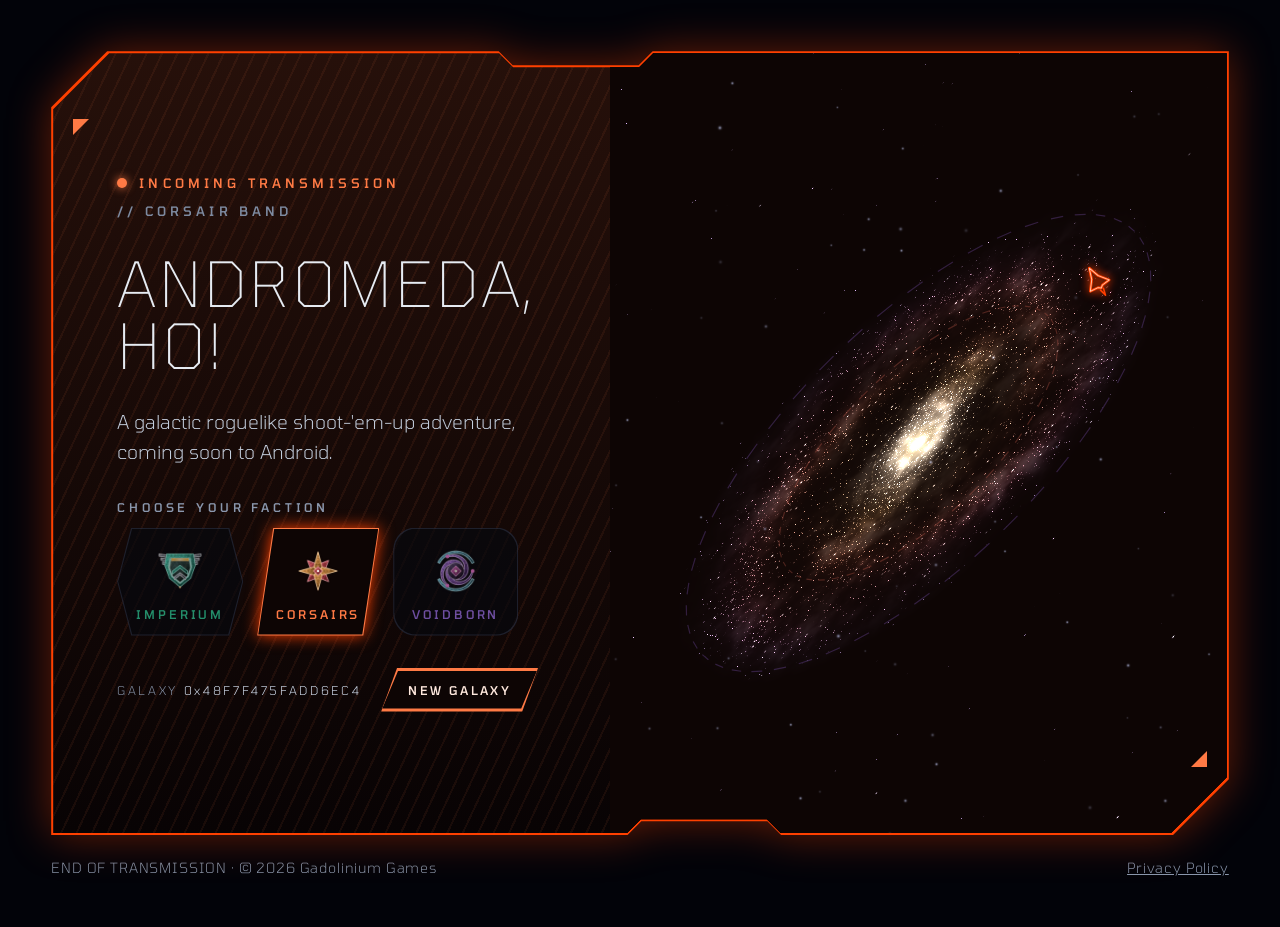
<file: index.html>
<!doctype html>
<html lang="en" data-faction="imperium">
<head>
<meta charset="utf-8">
<meta name="viewport" content="width=device-width, initial-scale=1">
<title>Andromeda, Ho!</title>
<meta name="description" content="Andromeda, Ho! is a galactic roguelike shoot-'em-up adventure by Gadolinium Games, coming soon to Android.">
<meta name="theme-color" content="#020309">
<link rel="canonical" href="https://andromedaho.com/">
<link rel="icon" type="image/png" href="/assets/img/icon-192.png">
<link rel="preload" href="/assets/fonts/tomorrow-extralight.woff" as="font" type="font/woff" crossorigin>
<link rel="preload" href="/assets/fonts/tomorrow-light.woff" as="font" type="font/woff" crossorigin>
<link rel="stylesheet" href="/assets/site.css">
<script>
  // Each visit opens on a random faction (like the random galaxy); the emblems switch it.
  document.documentElement.setAttribute('data-faction', ['imperium', 'corsair', 'voidborn'][Math.floor(Math.random() * 3)]);
</script>
<script src="/assets/galaxy.js" defer></script>
<script src="/assets/site.js" defer></script>
</head>
<body>
<main class="frame-glow">
  <div class="frame fx">
    <div class="panel scan">
      <div class="deco deco-imperium rivet tl" aria-hidden="true"></div>
      <div class="deco deco-imperium rivet tr" aria-hidden="true"></div>
      <div class="deco deco-imperium rivet bl" aria-hidden="true"></div>
      <div class="deco deco-imperium rivet br" aria-hidden="true"></div>
      <div class="deco deco-corsair spike-tl" aria-hidden="true"></div>
      <div class="deco deco-corsair spike-br" aria-hidden="true"></div>
      <div class="deco deco-voidborn arc-tl" aria-hidden="true"></div>
      <div class="deco deco-voidborn arc-br" aria-hidden="true"></div>

      <section class="intro">
        <div class="channel">
          <span class="dot fx" aria-hidden="true"></span>
          <span class="live fx">INCOMING TRANSMISSION</span>
          <span class="sub" data-channel>// IMPERIAL COMMAND</span>
        </div>
        <h1>ANDROMEDA,<br>HO!</h1>
        <p class="tagline">A galactic roguelike shoot-'em-up adventure, coming soon to Android.</p>

        <div class="choose js-only">
          <div class="label" id="choose-label">CHOOSE YOUR FACTION</div>
          <div class="emblems" role="group" aria-labelledby="choose-label">
            <div class="emblem-wrap"><button type="button" class="emblem" data-for="imperium" aria-pressed="false">
              <span class="emblem-in"><img src="/assets/img/imperium.png" alt="" width="56" height="56"><span class="name">IMPERIUM</span></span>
            </button></div>
            <div class="emblem-wrap"><button type="button" class="emblem" data-for="corsair" aria-pressed="false">
              <span class="emblem-in"><img src="/assets/img/corsairs.png" alt="" width="56" height="56"><span class="name">CORSAIRS</span></span>
            </button></div>
            <div class="emblem-wrap"><button type="button" class="emblem" data-for="voidborn" aria-pressed="false">
              <span class="emblem-in"><img src="/assets/img/voidborn.png" alt="" width="56" height="56"><span class="name">VOIDBORN</span></span>
            </button></div>
          </div>
        </div>

        <div class="seed-row js-only">
          <div class="seed">GALAXY <b id="seed">0x0000000000000000</b></div>
          <button type="button" class="btn" id="reroll"><span>NEW GALAXY</span></button>
        </div>
      </section>

      <div class="galaxy fx" role="img" aria-label="A live, slowly turning spiral galaxy, drawn the same way the game draws each run's galaxy, with the chosen faction's ship on its outer ring">
        <canvas id="galaxy-gl"></canvas>
        <canvas id="galaxy-overlay"></canvas>
      </div>
    </div>
  </div>
</main>

<footer>
  <div>END OF TRANSMISSION · © 2026 Gadolinium Games</div>
  <a href="/privacy/" data-open-privacy>Privacy Policy</a>
</footer>

<div id="privacy" class="pp" hidden>
  <div class="pp-dialog" role="dialog" aria-modal="true" aria-labelledby="pp-title">
    <div class="frame-glow"><div class="frame">
      <div class="pp-panel scan">
        <div class="pp-head">
          <div class="channel">
            <span class="dot" aria-hidden="true"></span>
            <span class="live">DATA PROTOCOL</span>
            <span class="sub" data-channel>// IMPERIAL COMMAND</span>
          </div>
          <h2 id="pp-title">PRIVACY POLICY</h2>
          <div class="meta">Andromeda, Ho! · Gadolinium Games · Last updated 21 October 2026</div>
          <div class="rule" aria-hidden="true"></div>
        </div>

        <div class="pp-body" tabindex="0">
          <p>This policy tells you what data the game Andromeda, Ho! (Android package com.gadoliniumgames.andromedaho) collects, why we collect it, and how you can control it. "We" means Gadolinium Games.</p>

          <h3>SUMMARY</h3>
          <ul>
            <li>The game does not show ads and does not sell your data.</li>
            <li>The game does not ask for your name, email, contacts, location or account.</li>
            <li>The game sends playtest data to us only after you agree and type a participant code. If you do not agree, the game keeps this data on your device only.</li>
            <li>The game uses the microphone only when you tap Record Feedback.</li>
          </ul>

          <h3>DATA THAT WE COLLECT</h3>
          <p>When you agree to send playtest data, the game sends these items to us:</p>
          <ul>
            <li><strong>Participant code.</strong> The code that you type in the consent dialog. We give each tester a code. The code does not contain your name. Why: to know which data belongs to the same tester, and to block data from unknown senders.</li>
            <li><strong>Gameplay data.</strong> Runs, rooms, choices, weapons, upgrades, damage, time played, results. Why: to balance and improve the game.</li>
            <li><strong>Device and build data.</strong> Operating system and version, device model, language setting, game version, frame rate and performance numbers. Why: to find problems that occur only on some devices.</li>
            <li><strong>Diagnostics.</strong> Game warning and error messages, with the game state at that time. Why: to find and fix bugs and crashes.</li>
            <li><strong>Voice feedback (optional).</strong> An audio recording that you make and send, a screenshot of the game screen at that time, and the game state. Why: to hear your feedback about the game.</li>
          </ul>
          <p>The screenshot shows only the game screen. It does not show other apps or your photos.</p>

          <h3>MICROPHONE</h3>
          <p>The game asks for microphone permission the first time that you tap Record in the Record Feedback dialog. The game records only while you record. You can listen to the recording, discard it, or send it. If you refuse the permission, the rest of the game operates normally.</p>

          <h3>HOW WE KEEP AND SEND THE DATA</h3>
          <ul>
            <li>The game sends data over an encrypted (HTTPS) connection.</li>
            <li>We keep the data in private cloud storage from Cloudflare (Cloudflare R2). Cloudflare keeps the data for us and does not use it for its own purposes.</li>
            <li>Only the Gadolinium Games team can access the data.</li>
            <li>We do not share the data with other companies.</li>
          </ul>
          <p>Google Play also collects some data when you install the game, for example to deliver updates. The <a href="https://policies.google.com/privacy">Google Privacy Policy</a> applies to that data.</p>

          <h3>HOW LONG WE KEEP THE DATA</h3>
          <p>We keep playtest data and voice recordings only for the playtest. We delete them not later than 12 months after the playtest ends.</p>

          <h3>YOUR CHOICES</h3>
          <ul>
            <li><strong>Stop sending data:</strong> Settings → Playtest Data → turn off uploads. The game then stops sending data.</li>
            <li><strong>Delete your data:</strong> Send an email to the address below with your participant code. We will delete all data for that code within 30 days.</li>
            <li><strong>Delete data on your device:</strong> Uninstall the game, or clear its app data in Android Settings.</li>
          </ul>

          <h3>THIS WEBSITE</h3>
          <p>This website does not use cookies, analytics or trackers, and it loads no content from other companies. The site host (GitHub Pages) can record technical data, such as IP addresses, in its server logs.</p>

          <h3>CHILDREN</h3>
          <p>This game is not for children younger than 13. We do not knowingly collect data from children younger than 13. If you think that a child sent us data, contact us and we will delete it.</p>

          <h3>CHANGES TO THIS POLICY</h3>
          <p>If we change this policy, we will update this page and the "Last updated" date.</p>

          <h3>CONTACT</h3>
          <p>Gadolinium Games · <a href="mailto:tunamir18@gmail.com">tunamir18@gmail.com</a></p>
        </div>

        <div class="pp-foot">
          <a href="/" class="btn pp-close"><span>CLOSE</span></a>
        </div>
      </div>
    </div></div>
  </div>
</div>
</body>
</html>
</file>
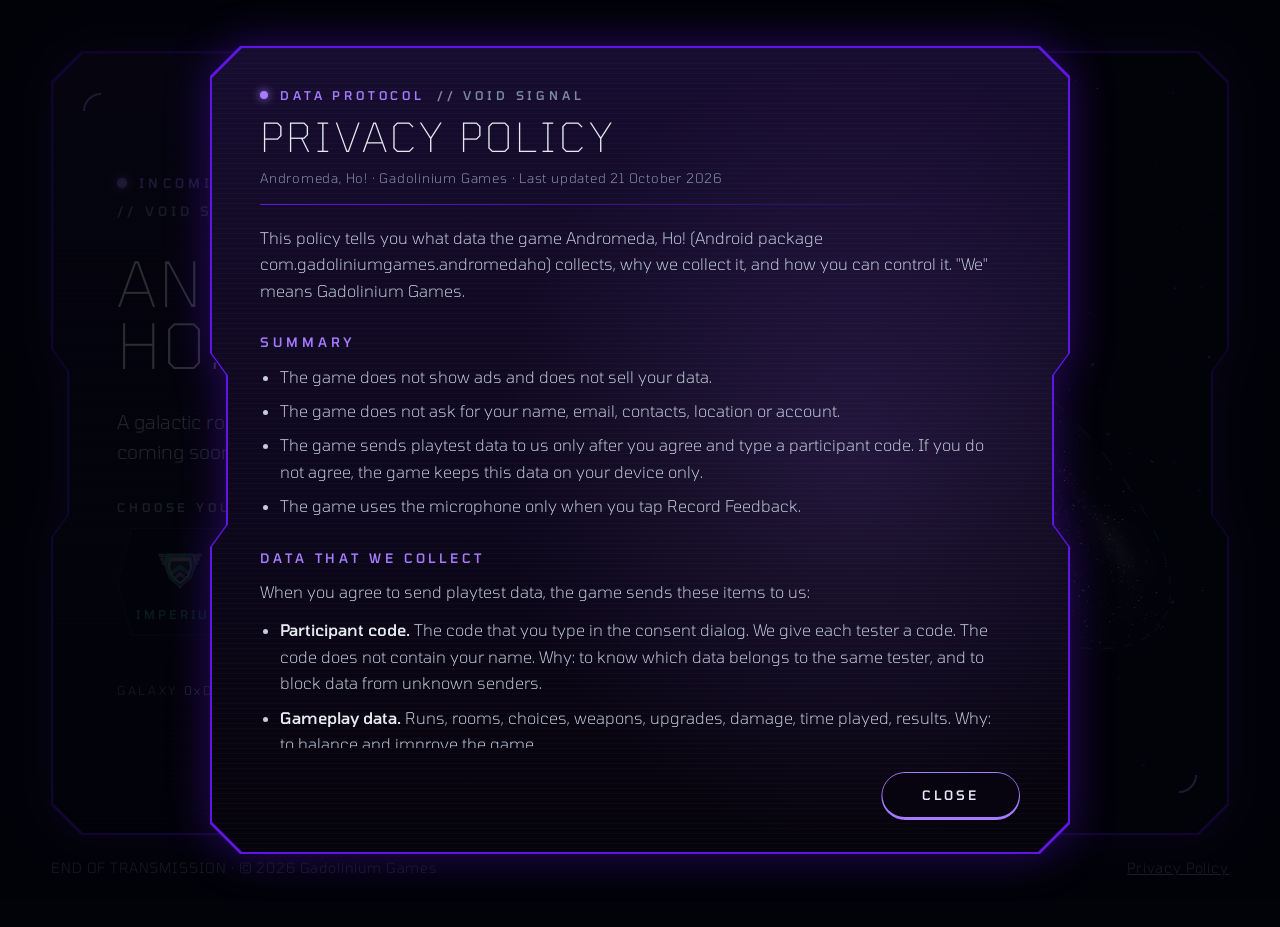
<file: privacy/index.html>
<!doctype html>
<html lang="en" data-faction="imperium">
<head>
<meta charset="utf-8">
<meta name="viewport" content="width=device-width, initial-scale=1">
<title>Privacy Policy · Andromeda, Ho!</title>
<meta name="description" content="Andromeda, Ho! is a galactic roguelike shoot-'em-up adventure by Gadolinium Games, coming soon to Android.">
<meta name="theme-color" content="#020309">
<link rel="canonical" href="https://andromedaho.com/privacy/">
<link rel="icon" type="image/png" href="/assets/img/icon-192.png">
<link rel="preload" href="/assets/fonts/tomorrow-extralight.woff" as="font" type="font/woff" crossorigin>
<link rel="preload" href="/assets/fonts/tomorrow-light.woff" as="font" type="font/woff" crossorigin>
<link rel="stylesheet" href="/assets/site.css">
<script>
  // Each visit opens on a random faction (like the random galaxy); the emblems switch it.
  document.documentElement.setAttribute('data-faction', ['imperium', 'corsair', 'voidborn'][Math.floor(Math.random() * 3)]);
</script>
<script src="/assets/galaxy.js" defer></script>
<script src="/assets/site.js" defer></script>
</head>
<body class="pp-open">
<main class="frame-glow">
  <div class="frame fx">
    <div class="panel scan">
      <div class="deco deco-imperium rivet tl" aria-hidden="true"></div>
      <div class="deco deco-imperium rivet tr" aria-hidden="true"></div>
      <div class="deco deco-imperium rivet bl" aria-hidden="true"></div>
      <div class="deco deco-imperium rivet br" aria-hidden="true"></div>
      <div class="deco deco-corsair spike-tl" aria-hidden="true"></div>
      <div class="deco deco-corsair spike-br" aria-hidden="true"></div>
      <div class="deco deco-voidborn arc-tl" aria-hidden="true"></div>
      <div class="deco deco-voidborn arc-br" aria-hidden="true"></div>

      <section class="intro">
        <div class="channel">
          <span class="dot fx" aria-hidden="true"></span>
          <span class="live fx">INCOMING TRANSMISSION</span>
          <span class="sub" data-channel>// IMPERIAL COMMAND</span>
        </div>
        <h1>ANDROMEDA,<br>HO!</h1>
        <p class="tagline">A galactic roguelike shoot-'em-up adventure, coming soon to Android.</p>

        <div class="choose js-only">
          <div class="label" id="choose-label">CHOOSE YOUR FACTION</div>
          <div class="emblems" role="group" aria-labelledby="choose-label">
            <div class="emblem-wrap"><button type="button" class="emblem" data-for="imperium" aria-pressed="false">
              <span class="emblem-in"><img src="/assets/img/imperium.png" alt="" width="56" height="56"><span class="name">IMPERIUM</span></span>
            </button></div>
            <div class="emblem-wrap"><button type="button" class="emblem" data-for="corsair" aria-pressed="false">
              <span class="emblem-in"><img src="/assets/img/corsairs.png" alt="" width="56" height="56"><span class="name">CORSAIRS</span></span>
            </button></div>
            <div class="emblem-wrap"><button type="button" class="emblem" data-for="voidborn" aria-pressed="false">
              <span class="emblem-in"><img src="/assets/img/voidborn.png" alt="" width="56" height="56"><span class="name">VOIDBORN</span></span>
            </button></div>
          </div>
        </div>

        <div class="seed-row js-only">
          <div class="seed">GALAXY <b id="seed">0x0000000000000000</b></div>
          <button type="button" class="btn" id="reroll"><span>NEW GALAXY</span></button>
        </div>
      </section>

      <div class="galaxy fx" role="img" aria-label="A live, slowly turning spiral galaxy, drawn the same way the game draws each run's galaxy, with the chosen faction's ship on its outer ring">
        <canvas id="galaxy-gl"></canvas>
        <canvas id="galaxy-overlay"></canvas>
      </div>
    </div>
  </div>
</main>

<footer>
  <div>END OF TRANSMISSION · © 2026 Gadolinium Games</div>
  <a href="/privacy/" data-open-privacy>Privacy Policy</a>
</footer>

<div id="privacy" class="pp">
  <div class="pp-dialog" role="dialog" aria-modal="true" aria-labelledby="pp-title">
    <div class="frame-glow"><div class="frame">
      <div class="pp-panel scan">
        <div class="pp-head">
          <div class="channel">
            <span class="dot" aria-hidden="true"></span>
            <span class="live">DATA PROTOCOL</span>
            <span class="sub" data-channel>// IMPERIAL COMMAND</span>
          </div>
          <h2 id="pp-title">PRIVACY POLICY</h2>
          <div class="meta">Andromeda, Ho! · Gadolinium Games · Last updated 21 October 2026</div>
          <div class="rule" aria-hidden="true"></div>
        </div>

        <div class="pp-body" tabindex="0">
          <p>This policy tells you what data the game Andromeda, Ho! (Android package com.gadoliniumgames.andromedaho) collects, why we collect it, and how you can control it. "We" means Gadolinium Games.</p>

          <h3>SUMMARY</h3>
          <ul>
            <li>The game does not show ads and does not sell your data.</li>
            <li>The game does not ask for your name, email, contacts, location or account.</li>
            <li>The game sends playtest data to us only after you agree and type a participant code. If you do not agree, the game keeps this data on your device only.</li>
            <li>The game uses the microphone only when you tap Record Feedback.</li>
          </ul>

          <h3>DATA THAT WE COLLECT</h3>
          <p>When you agree to send playtest data, the game sends these items to us:</p>
          <ul>
            <li><strong>Participant code.</strong> The code that you type in the consent dialog. We give each tester a code. The code does not contain your name. Why: to know which data belongs to the same tester, and to block data from unknown senders.</li>
            <li><strong>Gameplay data.</strong> Runs, rooms, choices, weapons, upgrades, damage, time played, results. Why: to balance and improve the game.</li>
            <li><strong>Device and build data.</strong> Operating system and version, device model, language setting, game version, frame rate and performance numbers. Why: to find problems that occur only on some devices.</li>
            <li><strong>Diagnostics.</strong> Game warning and error messages, with the game state at that time. Why: to find and fix bugs and crashes.</li>
            <li><strong>Voice feedback (optional).</strong> An audio recording that you make and send, a screenshot of the game screen at that time, and the game state. Why: to hear your feedback about the game.</li>
          </ul>
          <p>The screenshot shows only the game screen. It does not show other apps or your photos.</p>

          <h3>MICROPHONE</h3>
          <p>The game asks for microphone permission the first time that you tap Record in the Record Feedback dialog. The game records only while you record. You can listen to the recording, discard it, or send it. If you refuse the permission, the rest of the game operates normally.</p>

          <h3>HOW WE KEEP AND SEND THE DATA</h3>
          <ul>
            <li>The game sends data over an encrypted (HTTPS) connection.</li>
            <li>We keep the data in private cloud storage from Cloudflare (Cloudflare R2). Cloudflare keeps the data for us and does not use it for its own purposes.</li>
            <li>Only the Gadolinium Games team can access the data.</li>
            <li>We do not share the data with other companies.</li>
          </ul>
          <p>Google Play also collects some data when you install the game, for example to deliver updates. The <a href="https://policies.google.com/privacy">Google Privacy Policy</a> applies to that data.</p>

          <h3>HOW LONG WE KEEP THE DATA</h3>
          <p>We keep playtest data and voice recordings only for the playtest. We delete them not later than 12 months after the playtest ends.</p>

          <h3>YOUR CHOICES</h3>
          <ul>
            <li><strong>Stop sending data:</strong> Settings → Playtest Data → turn off uploads. The game then stops sending data.</li>
            <li><strong>Delete your data:</strong> Send an email to the address below with your participant code. We will delete all data for that code within 30 days.</li>
            <li><strong>Delete data on your device:</strong> Uninstall the game, or clear its app data in Android Settings.</li>
          </ul>

          <h3>THIS WEBSITE</h3>
          <p>This website does not use cookies, analytics or trackers, and it loads no content from other companies. The site host (GitHub Pages) can record technical data, such as IP addresses, in its server logs.</p>

          <h3>CHILDREN</h3>
          <p>This game is not for children younger than 13. We do not knowingly collect data from children younger than 13. If you think that a child sent us data, contact us and we will delete it.</p>

          <h3>CHANGES TO THIS POLICY</h3>
          <p>If we change this policy, we will update this page and the "Last updated" date.</p>

          <h3>CONTACT</h3>
          <p>Gadolinium Games · <a href="mailto:tunamir18@gmail.com">tunamir18@gmail.com</a></p>
        </div>

        <div class="pp-foot">
          <a href="/" class="btn pp-close"><span>CLOSE</span></a>
        </div>
      </div>
    </div></div>
  </div>
</div>
</body>
</html>
</file>
<file: assets/site.css>
/* andromedaho.com: "Incoming Transmission" landing with the live sector-transit galaxy.
   Faction themes follow the game's style guide: Imperium "Armored Bulkhead" (HUD cyan),
   Corsair "Raider Spires", Voidborn "Spectral Tide" / "Null Jaws". */

@font-face { font-family: "Tomorrow"; font-weight: 200; font-style: normal; font-display: swap; src: url("/assets/fonts/tomorrow-extralight.woff") format("woff"); }
@font-face { font-family: "Tomorrow"; font-weight: 300; font-style: normal; font-display: swap; src: url("/assets/fonts/tomorrow-light.woff") format("woff"); }
@font-face { font-family: "Tomorrow"; font-weight: 500; font-style: normal; font-display: swap; src: url("/assets/fonts/tomorrow-medium.woff") format("woff"); }

:root {
  --page: #020309;
  --text: #e6ebf2;
  --body: #c3cddc;
  --muted: #8a97ad;
  --dim: #7d8aa0;
  color-scheme: dark;
}

/* ---- Faction themes ---- */
:root[data-faction="imperium"] {
  --accent: #4db3ff; --bright: #8fd0ff; --ink: #e3f3ff; --deep: #030b16; --glow: rgba(77, 179, 255, 0.4);
  --frame-clip: polygon(28px 0, calc(100% - 28px) 0, 100% 28px, 100% calc(100% - 28px), calc(100% - 28px) 100%, 28px 100%, 0 calc(100% - 28px), 0 28px);
  --btn-clip: polygon(14px 0, calc(100% - 14px) 0, 100% 50%, calc(100% - 14px) 100%, 14px 100%, 0 50%);
}
:root[data-faction="corsair"] {
  --accent: #ff4000; --bright: #ff7a45; --ink: #ffe9de; --deep: #0d0504; --glow: rgba(255, 64, 0, 0.4);
  --frame-clip: polygon(56px 0, 38% 0, calc(38% + 14px) 14px, calc(38% + 140px) 14px, calc(38% + 154px) 0, 100% 0, 100% calc(100% - 56px), calc(100% - 56px) 100%, 62% 100%, calc(62% - 14px) calc(100% - 14px), calc(62% - 140px) calc(100% - 14px), calc(62% - 154px) 100%, 0 100%, 0 56px);
  --btn-clip: polygon(16px 0, 100% 0, calc(100% - 16px) 100%, 0 100%);
}
:root[data-faction="voidborn"] {
  --accent: #6114e6; --bright: #a77bff; --ink: #efe6ff; --deep: #07040f; --glow: rgba(97, 20, 230, 0.4);
  --frame-clip: polygon(0 30px, 30px 0, calc(100% - 30px) 0, 100% 30px, 100% 38%, calc(100% - 16px) calc(38% + 22px), calc(100% - 16px) calc(62% - 22px), 100% 62%, 100% calc(100% - 30px), calc(100% - 30px) 100%, 30px 100%, 0 calc(100% - 30px), 0 62%, 16px calc(62% - 22px), 16px calc(38% + 22px), 0 38%);
  --btn-clip: inset(0 round 999px);
}

/* ---- Page ---- */
* { box-sizing: border-box; }
html, body { margin: 0; background: var(--page); }
body {
  font-family: "Tomorrow", system-ui, sans-serif; font-weight: 300; color: var(--text);
  min-height: 100vh; padding: clamp(16px, 4vw, 64px); display: flex; flex-direction: column; gap: 24px;
}
a { color: var(--muted); }
a:hover { color: var(--text); }
button:focus-visible, a:focus-visible, [tabindex]:focus-visible { outline: 2px solid var(--text); outline-offset: 3px; }
.fx { transition: background-color .6s ease, color .6s ease, filter .6s ease; }
.js-only { display: none; }
.js .js-only { display: flex; }

/* ---- Comm-panel frame (the game's "Broken Inner" family, shaped per faction) ---- */
.frame-glow { filter: drop-shadow(0 0 22px var(--glow)); }
.frame { background: var(--accent); padding: 2px; clip-path: var(--frame-clip); }
.panel { position: relative; display: flex; flex-wrap: wrap; min-height: 780px; clip-path: var(--frame-clip); }

/* Faction motion: Imperium slow and regular, Corsair fast and aggressive, Voidborn drifting. */
:root[data-faction="imperium"] .scan {
  background-image: linear-gradient(180deg, rgba(111,192,255,0) 0, rgba(111,192,255,.08) 50%, rgba(111,192,255,0) 100%),
    repeating-linear-gradient(180deg, rgba(111,192,255,.045) 0 1px, transparent 1px 4px),
    linear-gradient(180deg, #0a1528 0%, #03060d 100%);
  background-size: 100% 240px, 100% 100%, 100% 100%; background-repeat: no-repeat, repeat, no-repeat;
  animation: imp-scan 9s linear infinite;
}
@keyframes imp-scan { from { background-position: 0 -240px, 0 0, 0 0; } to { background-position: 0 1200px, 0 0, 0 0; } }
:root[data-faction="corsair"] .scan {
  background-image: repeating-linear-gradient(115deg, rgba(255,122,69,.07) 0 2px, transparent 2px 14px),
    linear-gradient(180deg, #26100a 0%, #080304 100%);
  animation: cor-hatch 1.2s linear infinite;
}
@keyframes cor-hatch { from { background-position: 0 0, 0 0; } to { background-position: 15.45px 0, 0 0; } }
:root[data-faction="voidborn"] .scan {
  background-image: radial-gradient(ellipse 60% 70% at 75% 50%, rgba(167,123,255,.13), rgba(167,123,255,0) 70%),
    repeating-linear-gradient(180deg, rgba(167,123,255,.035) 0 1px, transparent 1px 5px),
    linear-gradient(180deg, #170d30 0%, #05030b 100%);
  animation: void-drift 8s ease-in-out infinite;
}
@keyframes void-drift { 0%, 100% { background-position: 0 0, 0 0, 0 0; } 50% { background-position: -80px 24px, 0 0, 0 0; } }

/* Corner details: Imperium rivets, Corsair triangle brackets, Voidborn arcs. */
.deco { position: absolute; z-index: 2; display: none; }
:root[data-faction="imperium"] .deco-imperium,
:root[data-faction="corsair"] .deco-corsair,
:root[data-faction="voidborn"] .deco-voidborn { display: block; }
.rivet { width: 6px; height: 6px; border-radius: 50%; background: #8fd0ff; }
.rivet.tl { left: 22px; top: 40px; } .rivet.tr { right: 22px; top: 40px; }
.rivet.bl { left: 22px; bottom: 40px; } .rivet.br { right: 22px; bottom: 40px; }
.spike-tl { left: 20px; top: 66px; width: 0; height: 0; border-top: 16px solid #ff7a45; border-right: 16px solid transparent; }
.spike-br { right: 20px; bottom: 66px; width: 0; height: 0; border-bottom: 16px solid #ff7a45; border-left: 16px solid transparent; }
.arc-tl { left: 30px; top: 40px; width: 18px; height: 18px; border-left: 2px solid #a77bff; border-top: 2px solid #a77bff; border-top-left-radius: 18px; }
.arc-br { right: 30px; bottom: 40px; width: 18px; height: 18px; border-right: 2px solid #a77bff; border-bottom: 2px solid #a77bff; border-bottom-right-radius: 18px; }

/* ---- Left column ---- */
.intro { flex: 1 1 460px; min-width: 0; padding: clamp(32px, 5vw, 72px); display: flex; flex-direction: column; gap: 32px; justify-content: center; }
.channel { display: flex; flex-wrap: wrap; gap: 12px; align-items: center; font-size: 13px; letter-spacing: .32em; font-weight: 500; }
.channel .dot { width: 10px; height: 10px; border-radius: 50%; background: var(--bright); box-shadow: 0 0 10px var(--bright); }
.channel .live { color: var(--bright); }
.channel .sub { color: var(--dim); }
h1 { margin: 0; font-weight: 200; font-size: clamp(44px, 6vw, 62px); line-height: 1; letter-spacing: .05em; max-width: 423px; }
.tagline { margin: 0; font-size: 19px; line-height: 1.6; color: var(--body); max-width: 540px; }
.label { font-size: 12px; letter-spacing: .32em; color: var(--muted); font-weight: 500; }
.choose { flex-direction: column; gap: 14px; }
.emblems { display: flex; flex-wrap: wrap; gap: 14px; }
/* Emblem = rim (the button, 1px of colour) around a core (.emblem-in), both clipped to the
   faction's button shape, so the outline follows every diagonal. */
.emblem {
  --e-clip: none; --e-rim: #263044; --e-core: rgba(3, 6, 13, .92);
  padding: 1px; border: 0; cursor: pointer; font: inherit; color: inherit; background: var(--e-rim); clip-path: var(--e-clip);
  opacity: .62; transition: opacity .3s ease, filter .3s ease;
}
.emblem-in {
  display: flex; flex-direction: column; align-items: center; gap: 8px; min-width: 110px; min-height: 106px; padding: 14px 18px;
  background: var(--e-core); clip-path: var(--e-clip); transition: background-color .3s ease;
}
.emblem img { width: 56px; height: 56px; display: block; }
.emblem .name { font-size: 12px; letter-spacing: .24em; font-weight: 500; }
.emblem:hover { opacity: .85; }
.emblem[aria-pressed="true"] { opacity: 1; }
.emblem-wrap { transition: filter .3s ease; }
.emblem[data-for="imperium"] { --e-clip: polygon(14px 0, calc(100% - 14px) 0, 100% 50%, calc(100% - 14px) 100%, 14px 100%, 0 50%); }
.emblem[data-for="imperium"] .name { color: #2fe0a8; }
.emblem[data-for="imperium"][aria-pressed="true"] { --e-rim: #8fd0ff; --e-core: #030b16; }
.emblem-wrap:has(.emblem[data-for="imperium"][aria-pressed="true"]) { filter: drop-shadow(0 0 8px #4db3ff); }
.emblem[data-for="corsair"] { --e-clip: polygon(16px 0, 100% 0, calc(100% - 16px) 100%, 0 100%); }
.emblem[data-for="corsair"] .name { color: #ff7a45; }
.emblem[data-for="corsair"][aria-pressed="true"] { --e-rim: #ff7a45; --e-core: #0d0504; }
.emblem-wrap:has(.emblem[data-for="corsair"][aria-pressed="true"]) { filter: drop-shadow(0 0 8px #ff4000); }
.emblem[data-for="voidborn"] { --e-clip: inset(0 round 22px); }
.emblem[data-for="voidborn"] .name { color: #a77bff; }
.emblem[data-for="voidborn"][aria-pressed="true"] { --e-rim: #a77bff; --e-core: #07040f; }
.emblem-wrap:has(.emblem[data-for="voidborn"][aria-pressed="true"]) { filter: drop-shadow(0 0 8px #6114e6); }
.seed-row { flex-wrap: wrap; gap: 14px 20px; align-items: center; }
.seed { font-size: 12px; letter-spacing: .22em; color: var(--muted); }
.seed b { color: #d7e3f4; font-weight: 300; }

/* Faction-shaped button: an accent rim (outer) around a dark core (inner span). */
.btn { border: 0; padding: 1px; background: var(--bright); clip-path: var(--btn-clip); cursor: pointer; font: inherit; min-height: 44px; text-decoration: none; display: inline-block; }
.btn span { display: block; padding: 12px 26px; background: var(--deep); clip-path: var(--btn-clip); color: var(--ink); font-size: 12px; font-weight: 500; letter-spacing: .2em; }
.btn:hover span { background: var(--accent); color: #fff; }

/* ---- Galaxy ---- */
.galaxy { flex: 1 1 520px; min-width: 0; min-height: 520px; position: relative; background: var(--deep); }
.galaxy canvas { position: absolute; inset: 0; width: 100%; height: 100%; display: block; }

@media (max-width: 600px) {
  .deco { display: none !important; }
  .panel { min-height: 0; }
  .galaxy { min-height: 380px; }
}

footer { display: flex; flex-wrap: wrap; gap: 16px; justify-content: space-between; font-size: 14px; color: #8794a8; letter-spacing: .06em; }

/* ---- Privacy modal (the game's modal: dim backdrop, comm panel, CRT unfold, CLOSE) ---- */
.pp { position: fixed; inset: 0; z-index: 50; background: rgba(2, 3, 9, .82); display: flex; align-items: center; justify-content: center; padding: clamp(12px, 4vw, 48px); animation: pp-dim .25s ease-out both; }
.pp[hidden] { display: none; }
@keyframes pp-dim { from { opacity: 0; } to { opacity: 1; } }
.pp-dialog { width: 100%; max-width: 860px; animation: pp-crt .42s cubic-bezier(.2, .8, .2, 1) both; transform-origin: 50% 50%; }
@keyframes pp-crt { 0% { transform: scale(.06, .004); filter: brightness(3); } 45% { transform: scale(1, .004); filter: brightness(2.2); } 100% { transform: scale(1, 1); filter: brightness(1); } }
.pp-panel { clip-path: var(--frame-clip); display: flex; flex-direction: column; max-height: calc(100vh - 96px); padding: 40px clamp(24px, 4vw, 48px) 32px; }
.pp-head { display: flex; flex-direction: column; gap: 10px; }
.pp-head .channel { font-size: 12px; }
.pp-head .dot { width: 8px; height: 8px; box-shadow: 0 0 8px var(--bright); }
.pp-head h2 { margin: 0; font-size: clamp(28px, 4vw, 40px); font-weight: 200; letter-spacing: .08em; }
.pp-head .meta { font-size: 13px; color: var(--muted); letter-spacing: .06em; }
.pp-head .rule { height: 1px; margin-top: 8px; background: linear-gradient(90deg, var(--accent), rgba(0, 0, 0, 0)); }
.pp-body { overflow-y: auto; min-height: 0; flex-grow: 1; margin: 20px 0 24px; padding-right: 12px; font-size: 16px; line-height: 1.65; color: var(--body); scrollbar-width: thin; scrollbar-color: #3a4a66 transparent; }
.pp-body h3 { margin: 28px 0 10px; font-size: 13px; letter-spacing: .3em; font-weight: 500; color: var(--bright); }
.pp-body p { margin: 0 0 12px; }
.pp-body ul { margin: 0 0 12px; padding-left: 20px; }
.pp-body li { margin: 0 0 8px; }
.pp-body strong { color: var(--text); font-weight: 500; }
.pp-body a { color: var(--bright); }
.pp-foot { display: flex; justify-content: flex-end; }
.pp-foot .btn { min-height: 48px; }
.pp-foot .btn span { padding: 14px 40px; font-size: 13px; letter-spacing: .24em; }
body.pp-open { overflow: hidden; }

@media (prefers-reduced-motion: reduce) {
  .scan, .pp, .pp-dialog { animation: none !important; }
  .fx, .emblem { transition: none; }
}
</file>
